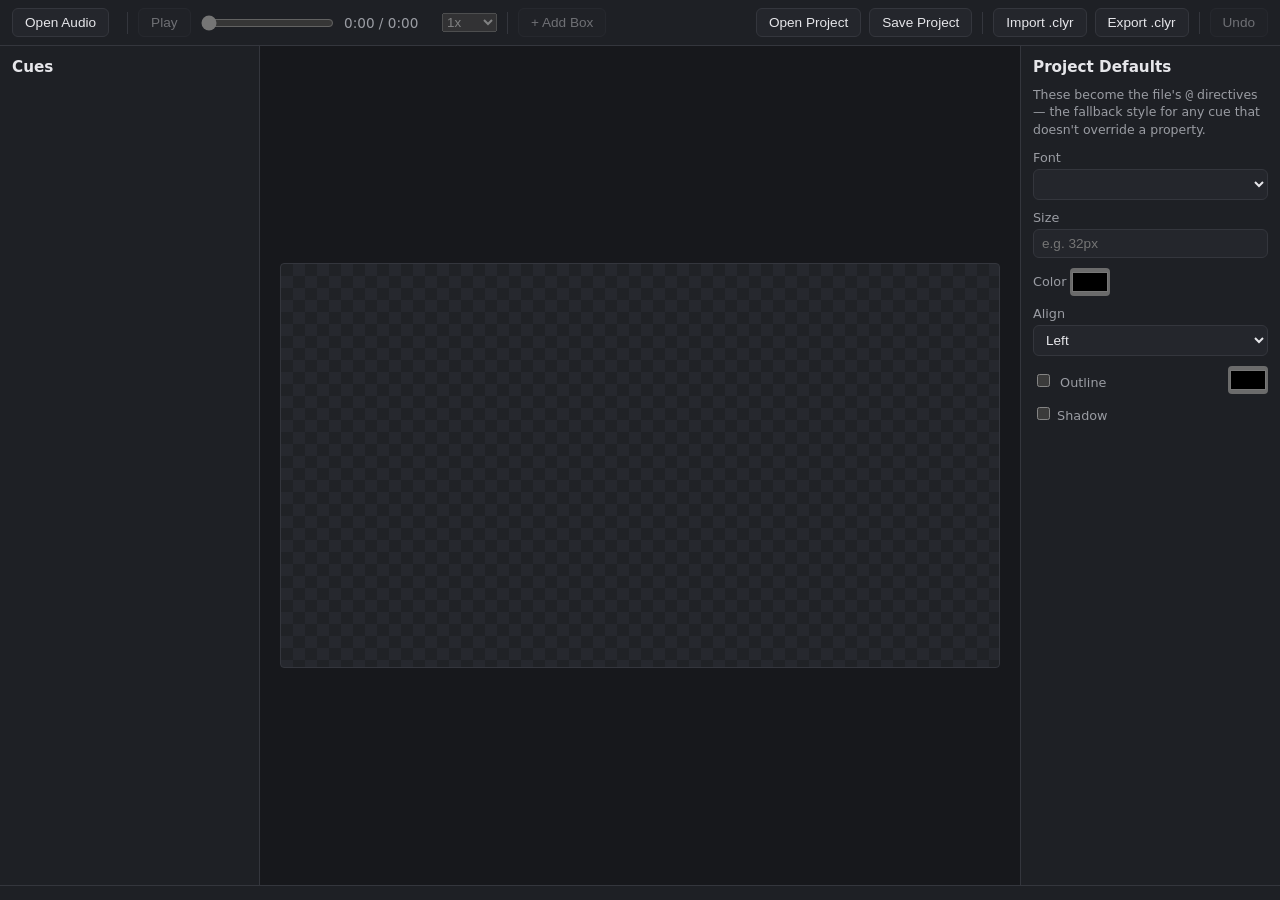
<file: index.html>
<!DOCTYPE html>
<html lang="en">
<head>
  <meta charset="UTF-8" />
  <meta name="viewport" content="width=device-width, initial-scale=1.0" />
  <title>Clyr Studio</title>
  <link rel="stylesheet" href="css/style.css" />
</head>
<body>
  <div id="app">
    <header id="transport-bar">
      <button id="open-audio-btn" type="button">Open Audio</button>
      <input type="file" id="audio-file-input" accept="audio/*" hidden />
      <span id="audio-filename" class="filename"></span>

      <span class="sep"></span>

      <button id="play-pause-btn" type="button" disabled>Play</button>
      <input type="range" id="seek-bar" min="0" max="1000" value="0" step="1" disabled />
      <span id="time-display">0:00 / 0:00</span>
      <select id="speed-select" disabled title="Playback speed">
        <option value="2">2x</option>
        <option value="1.5">1.5x</option>
        <option value="1" selected>1x</option>
        <option value="0.75">0.75x</option>
        <option value="0.5">0.5x</option>
        <option value="0.3">0.3x</option>
        <option value="0.25">0.25x</option>
        <option value="0.1">0.1x</option>
      </select>

      <span class="sep"></span>

      <button id="add-box-btn" type="button" disabled title="Captures the current playhead time as a new cue's start, and pauses playback">+ Add Box</button>

      <span class="spacer"></span>

      <button id="open-project-btn" type="button">Open Project</button>
      <button id="save-project-btn" type="button">Save Project</button>
      <span class="sep"></span>
      <button id="import-clyr-btn" type="button">Import .clyr</button>
      <input type="file" id="clyr-file-input" accept=".clyr,text/plain" hidden />
      <button id="export-clyr-btn" type="button">Export .clyr</button>
      <span class="sep"></span>
      <button id="undo-btn" type="button" disabled>Undo</button>
    </header>

    <div id="main-area">
      <aside id="layer-list-panel">
        <h2>Cues</h2>
        <div id="layer-list"></div>
      </aside>

      <div id="canvas-wrap">
        <div id="canvas"></div>
      </div>

      <aside id="inspector-panel">
        <!-- Shown when nothing is selected — edits the file-wide @
             defaults new boxes inherit from. -->
        <div id="defaults-form">
          <h2>Project Defaults</h2>
          <p class="hint">These become the file's <code>@</code> directives — the fallback style for any cue that doesn't override a property.</p>

          <label>Font
            <select id="def-font"></select>
          </label>
          <label>Size
            <input type="text" id="def-size" placeholder="e.g. 32px" />
          </label>
          <label>Color
            <input type="color" id="def-color" />
          </label>
          <label>Align
            <select id="def-align">
              <option value="left">Left</option>
              <option value="center">Center</option>
              <option value="right">Right</option>
            </select>
          </label>
          <div class="row">
            <label><input type="checkbox" id="def-outline" /> Outline</label>
            <input type="color" id="def-outline-color" />
          </div>
          <label><input type="checkbox" id="def-shadow" /> Shadow</label>
        </div>

        <!-- Shown when a cue is selected — edits that cue's sparse
             overrides only. Blank fields simply aren't written. -->
        <form id="inspector-form" hidden>
          <h2>Cue</h2>

          <label>Text
            <input type="text" id="insp-text" maxlength="500" />
          </label>

          <div class="row">
            <label>Start (s)
              <input type="number" id="insp-start" step="0.01" min="0" />
            </label>
            <button type="button" id="insp-capture-start">Set to playhead</button>
          </div>
          <div class="row">
            <label>End (s)
              <input type="number" id="insp-end" step="0.01" min="0" />
            </label>
            <button type="button" id="insp-capture-end">Set to playhead</button>
          </div>

          <label>Font
            <select id="insp-font"></select>
          </label>
          <label>Size
            <input type="text" id="insp-size" placeholder="inherit" />
          </label>
          <div class="row">
            <label><input type="checkbox" id="insp-color-override" /> Override color</label>
            <input type="color" id="insp-color" />
          </div>
          <div class="row">
            <label><input type="checkbox" id="insp-bold" /> Bold</label>
            <label><input type="checkbox" id="insp-italic" /> Italic</label>
          </div>
          <label>Align
            <select id="insp-align">
              <option value="">(inherit)</option>
              <option value="left">Left</option>
              <option value="center">Center</option>
              <option value="right">Right</option>
            </select>
          </label>
          <div class="row">
            <label>X %
              <input type="number" id="insp-pos-x" min="0" max="100" step="0.1" />
            </label>
            <label>Y %
              <input type="number" id="insp-pos-y" min="0" max="100" step="0.1" />
            </label>
          </div>
          <div class="row">
            <label><input type="checkbox" id="insp-outline" /> Outline</label>
            <input type="color" id="insp-outline-color" />
          </div>
          <label><input type="checkbox" id="insp-shadow" /> Shadow</label>

          <button type="button" id="insp-duplicate-btn">Duplicate</button>
          <button type="button" id="insp-delete-btn" class="danger">Delete Cue</button>
        </form>
      </aside>
    </div>

    <footer id="status-bar">
      <span id="status-message"></span>
    </footer>
  </div>

  <audio id="audio-player"></audio>

  <script src="js/clyr_format.js"></script>
  <script src="js/main.js"></script>
</body>
</html>
</file>
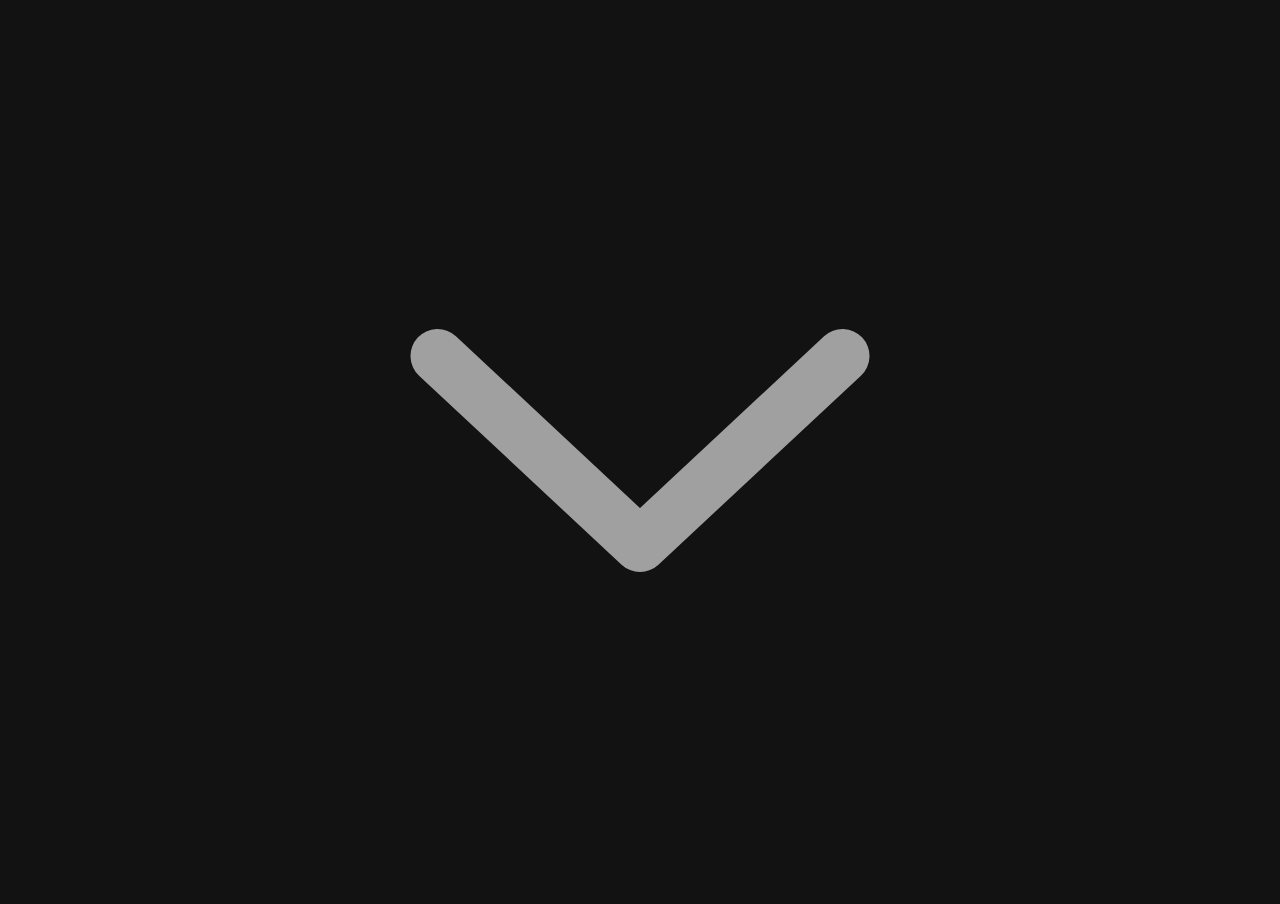
<file: bar_button.html>
<!DOCTYPE html>
<html lang="en">
<head>
  <meta charset="UTF-8" />
  <meta name="viewport" content="width=device-width, initial-scale=1.0" />
  <title>Overlay Toggle</title>
  <link id="theme-template" rel="stylesheet" href="css/templates/dark.css" />
  <link rel="stylesheet" href="css/bar_button.css" />
</head>
<body>
  <button id="toggle-btn" type="button" aria-label="Toggle media popup"></button>
  <script src="js/bar_button.js"></script>
</body>
</html>
</file>
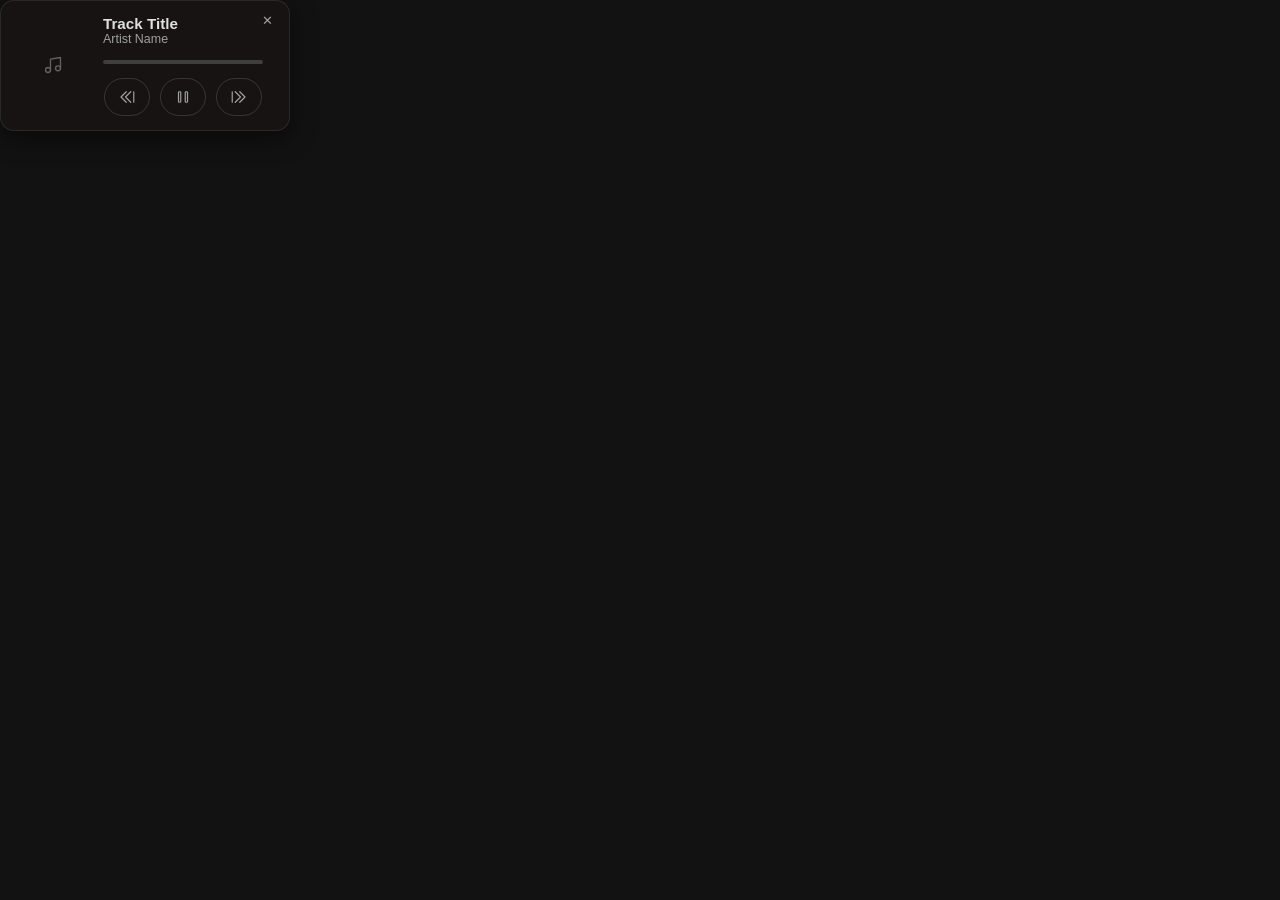
<file: popup.html>
<!DOCTYPE html>
<html lang="en">
<head>
  <meta charset="UTF-8" />
  <meta name="viewport" content="width=device-width, initial-scale=1.0" />
  <title>Overlay Popup</title>
  <link rel="stylesheet" href="css/popup.css" />
  <link id="theme-template" rel="stylesheet" href="css/templates/dark.css" />
</head>
<body>

  <div id="popup-box">
    <div class="popup-top-row">
      <div id="album-art" role="img" aria-label="Album art"></div>
      <div class="info-wrapper">
        <div id="track-info">
          <p id="track-title">Track Title</p>
          <p id="track-artist">Artist Name</p>
        </div>
        <div class="progress-bar-container">
          <div id="progress-bar"></div>
        </div>
        <div id="transport-controls">
          <button class="transport-btn" id="prev-btn" type="button" title="Previous">
            <svg viewBox="0 0 24 24" fill="none" stroke="currentColor" stroke-width="1.6" stroke-linecap="round" stroke-linejoin="round" aria-hidden="true"><line x1="21" y1="5" x2="21" y2="19"/><polyline points="17,5 10,12 17,19"/><polyline points="11,5 4,12 11,19"/></svg>
          </button>
          <button class="transport-btn" id="play-pause-btn" type="button" title="Play/Pause">
            <svg viewBox="0 0 24 24" fill="none" stroke="currentColor" stroke-width="1.6" stroke-linecap="round" stroke-linejoin="round" aria-hidden="true"><rect x="6" y="5" width="3" height="14" rx="1"/><rect x="15" y="5" width="3" height="14" rx="1"/></svg>
          </button>
          <button class="transport-btn" id="next-btn" type="button" title="Next">
            <svg viewBox="0 0 24 24" fill="none" stroke="currentColor" stroke-width="1.6" stroke-linecap="round" stroke-linejoin="round" aria-hidden="true"><line x1="3" y1="5" x2="3" y2="19"/><polyline points="7,5 14,12 7,19"/><polyline points="13,5 20,12 13,19"/></svg>
          </button>
        </div>
      </div>
    </div>
    <!-- Fixed 5-line window: current line centered, 2 before/2 after.
         Lines are created once here and only have textContent swapped —
         no scrolling, no DOM churn, kept cheap for game-overlay use.
         Only shown when Settings > Lyrics > Display is "Popup". -->
    <div id="lyrics-panel" class="hidden">
      <p class="lyrics-line"></p>
      <p class="lyrics-line"></p>
      <p class="lyrics-line current"></p>
      <p class="lyrics-line"></p>
      <p class="lyrics-line"></p>
    </div>
    <button id="close-popup-btn" type="button" aria-label="Close">&#x2715;</button>
  </div>

  <script src="js/popup.js"></script>
</body>
</html>
</file>
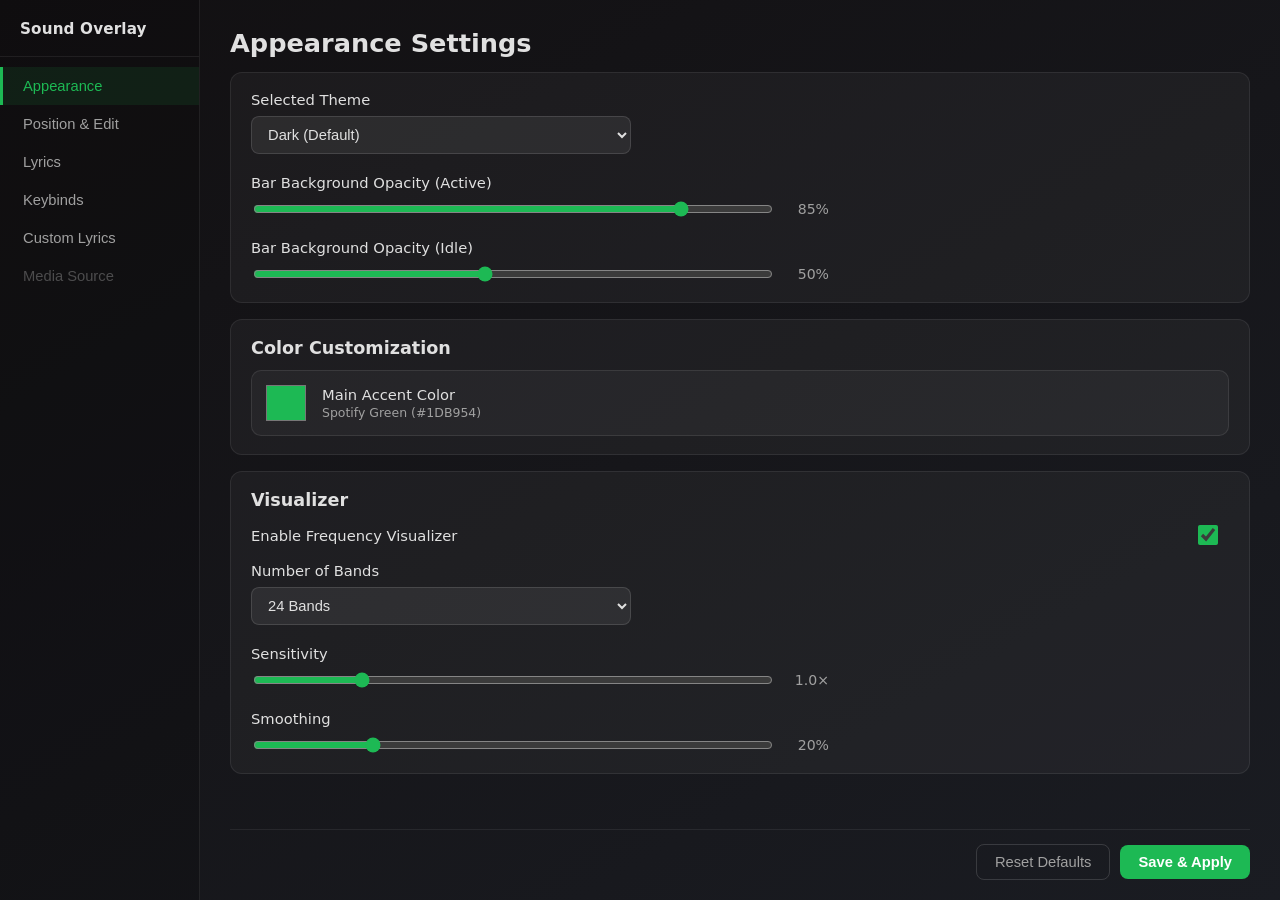
<file: settings.html>
<!DOCTYPE html>
<html lang="en">
<head>
  <meta charset="UTF-8" />
  <meta name="viewport" content="width=device-width, initial-scale=1.0" />
  <title>Sound Overlay Settings</title>
  <link id="theme-template" rel="stylesheet" href="css/templates/dark.css" />
  <link rel="stylesheet" href="css/settings.css" />
</head>
<body>
  <div id="settings-app">

    <!-- Left navigation -->
    <aside id="settings-nav">
      <div id="app-brand">Sound Overlay</div>
      <button class="nav-tab active" data-tab="appearance"  type="button">Appearance</button>
      <button class="nav-tab"        data-tab="position"    type="button">Position &amp; Edit</button>
      <button class="nav-tab"        data-tab="lyrics"      type="button">Lyrics</button>
      <button class="nav-tab"        data-tab="keybinds"    type="button">Keybinds</button>
      <button class="nav-tab"        data-tab="customlyrics" type="button">Custom Lyrics</button>
      <button class="nav-tab placeholder" data-tab="media"  type="button">Media Source</button>
    </aside>

    <!-- Main content -->
    <main id="settings-main">

      <!-- ── Appearance ──────────────────────────────── -->
      <section id="view-appearance" class="settings-tab-view active">
        <h1>Appearance Settings</h1>

        <div class="settings-card">
          <div class="control-group">
            <label for="theme-select">Selected Theme</label>
            <select id="theme-select" class="control-select">
              <option value="dark">Dark (Default)</option>
              <option value="light">Light</option>
            </select>
          </div>

          <div class="control-group">
            <label for="active-opacity">Bar Background Opacity (Active)</label>
            <div class="range-row">
              <input type="range" id="active-opacity" class="control-range" min="10" max="100" value="85" />
              <span class="range-value" id="active-opacity-value">85%</span>
            </div>
          </div>

          <div class="control-group no-gap">
            <label for="idle-opacity">Bar Background Opacity (Idle)</label>
            <div class="range-row">
              <input type="range" id="idle-opacity" class="control-range" min="10" max="100" value="50" />
              <span class="range-value" id="idle-opacity-value">50%</span>
            </div>
          </div>
        </div>

        <div class="settings-card">
          <div class="control-group no-gap">
            <h2>Color Customization</h2>
            <div class="accent-row">
              <input type="color" id="accent-color-picker" value="#1DB954" />
              <div>
                <p class="accent-name">Main Accent Color</p>
                <p class="accent-hex" id="accent-hex-label">Spotify Green (#1DB954)</p>
              </div>
            </div>
          </div>
        </div>

        <div class="settings-card">
          <div class="control-group no-gap">
            <h2>Visualizer</h2>
            <div class="switch-row" style="margin-bottom:14px">
              <label for="visualizer-enabled">Enable Frequency Visualizer</label>
              <input type="checkbox" id="visualizer-enabled" class="toggle-checkbox" checked />
            </div>
            <div class="control-group">
              <label for="visualizer-bands">Number of Bands</label>
              <select id="visualizer-bands" class="control-select">
                <option value="8">8 Bands</option>
                <option value="12">12 Bands</option>
                <option value="16">16 Bands</option>
                <option value="24" selected>24 Bands</option>
              </select>
            </div>
            <div class="control-group">
              <label for="visualizer-gain">Sensitivity</label>
              <div class="range-row">
                <input type="range" id="visualizer-gain" class="control-range" min="0.5" max="3.0" step="0.1" value="1.0" />
                <span class="range-value" id="visualizer-gain-value">1.0×</span>
              </div>
            </div>
            <div class="control-group no-gap">
              <label for="visualizer-smoothing">Smoothing</label>
              <div class="range-row">
                <input type="range" id="visualizer-smoothing" class="control-range" min="0" max="0.9" step="0.05" value="0.20" />
                <span class="range-value" id="visualizer-smoothing-value">20%</span>
              </div>
            </div>
          </div>
        </div>
      </section>

      <!-- ── Position & Edit ─────────────────────────── -->
      <section id="view-position" class="settings-tab-view">
        <h1>Position &amp; Edit</h1>

        <div class="settings-card">
          <div class="control-group no-gap">
            <div class="switch-row">
              <label for="edit-mode-toggle">Enable Edit Mode (Drag to Position)</label>
              <input type="checkbox" id="edit-mode-toggle" class="toggle-checkbox" />
            </div>
            <p class="helper-text">When enabled, the bar can be dragged to any screen position. Save &amp; Apply to persist.</p>
          </div>
        </div>

        <div class="settings-card">
          <div class="control-group no-gap">
            <h2>Popup Offset</h2>
            <p class="helper-text">Adjusts where the popup appears relative to the bar.</p>
            <div class="double-range">
              <div>
                <label for="offset-x">Horizontal Offset</label>
                <input type="range" id="offset-x" class="control-range" min="0" max="80" value="0" />
              </div>
              <div>
                <label for="offset-y">Vertical Offset</label>
                <input type="range" id="offset-y" class="control-range" min="0" max="80" value="0" />
              </div>
            </div>
          </div>
        </div>
      </section>

      <!-- ── Lyrics ──────────────────────────────────── -->
      <section id="view-lyrics" class="settings-tab-view">
        <h1>Lyrics</h1>

        <div class="settings-card">
          <div class="control-group no-gap">
            <div class="switch-row">
              <label for="lyrics-enabled-toggle">Enable Synced Lyrics</label>
              <input type="checkbox" id="lyrics-enabled-toggle" class="toggle-checkbox" />
            </div>
            <p class="helper-text">
              Looks up time-synced lyrics for the current track by title and
              artist using <strong>lrclib.net</strong>, a free, open lyrics
              database. This is the only feature in the app that uses the
              network. Lyrics only appear when a synced version exists for
              the track — unsynced-only matches are skipped.
            </p>
          </div>
        </div>

        <div class="settings-card">
          <div class="control-group no-gap">
            <label for="lyrics-display-mode">Display</label>
            <select id="lyrics-display-mode" class="control-select">
              <option value="popup">Popup (below the bar)</option>
              <option value="bar">In the Bar (under the visualizer)</option>
            </select>
            <p class="helper-text">
              "In the Bar" shows just the current line directly under the
              frequency visualizer, for a glance without opening the popup.
              It works alongside the visualizer — turning one on doesn't
              affect the other.
            </p>
          </div>
        </div>

        <div class="settings-card">
          <div class="control-group no-gap">
            <h2>Cache</h2>
            <p class="helper-text">Fetched lyrics are cached on disk so replaying a track doesn't re-query the network.</p>
            <div class="actions-row" style="border-top:none;padding-top:0">
              <span id="lyrics-cache-status" aria-live="polite"></span>
              <button id="clear-lyrics-cache-btn" class="btn-ghost" type="button">Clear Lyrics Cache</button>
            </div>
          </div>
        </div>
      </section>

      <!-- ── Keybinds ─────────────────────────────────── -->
      <section id="view-keybinds" class="settings-tab-view">
        <h1>Keybinds</h1>

        <div class="settings-card">
          <p class="helper-text">
            All keybinds are disabled until you record a combo and enable
            the row below, then Save &amp; Apply. Saving attempts to
            register each enabled combo right then — Windows only reports
            whether a combo is already taken by trying to claim it, so
            that's when a conflict (shown here as "already in use") would
            surface, not before. Games that read keys directly rather than
            through Windows' own hotkey system won't show up as a conflict
            even if the same key does double duty there — worth picking
            combos you're not already using in whatever you play.
          </p>
        </div>

        <div class="settings-card">
          <div class="shortcut-row" data-action="playPause">
            <label for="shortcut-playPause-enabled">Play / Pause</label>
            <button type="button" class="shortcut-recorder" id="shortcut-playPause-combo">Click to record</button>
            <input type="checkbox" class="toggle-checkbox" id="shortcut-playPause-enabled" />
          </div>
          <div class="shortcut-row" data-action="next">
            <label for="shortcut-next-enabled">Next Track</label>
            <button type="button" class="shortcut-recorder" id="shortcut-next-combo">Click to record</button>
            <input type="checkbox" class="toggle-checkbox" id="shortcut-next-enabled" />
          </div>
          <div class="shortcut-row" data-action="prev">
            <label for="shortcut-prev-enabled">Previous Track</label>
            <button type="button" class="shortcut-recorder" id="shortcut-prev-combo">Click to record</button>
            <input type="checkbox" class="toggle-checkbox" id="shortcut-prev-enabled" />
          </div>
          <div class="shortcut-row" data-action="togglePopup">
            <label for="shortcut-togglePopup-enabled">Open / Close Popup</label>
            <button type="button" class="shortcut-recorder" id="shortcut-togglePopup-combo">Click to record</button>
            <input type="checkbox" class="toggle-checkbox" id="shortcut-togglePopup-enabled" />
          </div>
          <div class="shortcut-row no-border" data-action="hideBar">
            <label for="shortcut-hideBar-enabled">Hide Music Bar</label>
            <button type="button" class="shortcut-recorder" id="shortcut-hideBar-combo">Click to record</button>
            <input type="checkbox" class="toggle-checkbox" id="shortcut-hideBar-enabled" />
          </div>
          <div class="control-group no-gap" style="padding-left:2px">
            <div class="switch-row">
              <label for="hide-bar-keeps-lyrics">Keep showing the current lyric line when hidden</label>
              <input type="checkbox" class="toggle-checkbox" id="hide-bar-keeps-lyrics" />
            </div>
            <p class="helper-text">Only applies when Lyrics &gt; Display is "In the Bar" and a line is currently showing — otherwise this shortcut just hides the bar normally.</p>
          </div>
        </div>

        <div class="settings-card">
          <div class="shortcut-row" data-action="toggleVisualizer">
            <label for="shortcut-toggleVisualizer-enabled">Toggle Visualizer</label>
            <button type="button" class="shortcut-recorder" id="shortcut-toggleVisualizer-combo">Click to record</button>
            <input type="checkbox" class="toggle-checkbox" id="shortcut-toggleVisualizer-enabled" />
          </div>
          <div class="shortcut-row no-border" data-action="openSettings">
            <label for="shortcut-openSettings-enabled">Open Settings</label>
            <button type="button" class="shortcut-recorder" id="shortcut-openSettings-combo">Click to record</button>
            <input type="checkbox" class="toggle-checkbox" id="shortcut-openSettings-enabled" />
          </div>
        </div>
      </section>

      <!-- ── Custom Lyrics ──────────────────────────── -->
      <section id="view-customlyrics" class="settings-tab-view">
        <h1>Custom Lyrics</h1>

        <div class="settings-card">
          <div class="control-group no-gap">
            <div class="switch-row">
              <label for="custom-lyrics-enabled-toggle">Enable Custom Lyrics</label>
              <input type="checkbox" id="custom-lyrics-enabled-toggle" class="toggle-checkbox" />
            </div>
            <p class="helper-text">
              Shows your own uploaded <strong>.clyr</strong> lyric files as a
              full-screen, click-through overlay with per-line font, size,
              color, and position. Independent of the regular Lyrics tab —
              if the playing track matches an enabled entry below, this
              replaces the regular synced lyrics for that track only.
            </p>
          </div>
        </div>

        <div class="settings-card">
          <div class="control-group no-gap">
            <h2>Add a Song</h2>
            <div class="control-group">
              <label for="custom-lyrics-title">Song Title</label>
              <input type="text" id="custom-lyrics-title" class="control-select" placeholder="e.g. Never Gonna Give You Up" />
            </div>
            <div class="control-group">
              <label for="custom-lyrics-artist">Artist</label>
              <input type="text" id="custom-lyrics-artist" class="control-select" placeholder="e.g. Rick Astley" />
            </div>
            <div class="switch-row" style="margin-bottom:14px">
              <label for="custom-lyrics-case-sensitive">Case sensitive match</label>
              <input type="checkbox" id="custom-lyrics-case-sensitive" class="toggle-checkbox" />
            </div>
            <div class="control-group no-gap">
              <label for="custom-lyrics-file">.clyr File</label>
              <input type="file" id="custom-lyrics-file" accept=".clyr,text/plain" />
            </div>
            <div class="actions-row" style="border-top:none;padding-top:14px">
              <span id="custom-lyrics-add-status" aria-live="polite"></span>
              <button id="custom-lyrics-add-btn" class="btn-primary" type="button">Add</button>
            </div>
          </div>
        </div>

        <div class="settings-card">
          <div class="control-group no-gap">
            <h2>Library</h2>
            <p class="helper-text" id="custom-lyrics-empty">No custom lyrics added yet.</p>
            <div id="custom-lyrics-list"></div>
          </div>
        </div>
      </section>

      <!-- ── Media Source (placeholder) ─────────────── -->
      <section id="view-media" class="settings-tab-view">
        <h1>Media Source</h1>
        <div class="settings-card">
          <p class="helper-text">Media source selection will be enabled after Windows media backend integration. This section is a placeholder.</p>
        </div>
      </section>

      <!-- ── Actions row (always visible) ──────────── -->
      <div class="actions-row">
        <span id="save-status" aria-live="polite"></span>
        <button id="reset-btn"  class="btn-ghost" type="button">Reset Defaults</button>
        <button id="save-btn"   class="btn-primary" type="button">Save &amp; Apply</button>
      </div>
    </main>
  </div>

  <script src="js/settings.js"></script>
</body>
</html>
</file>
<file: css/style.css>
:root {
  color-scheme: dark;
  --bg: #17181c;
  --panel-bg: #1e2025;
  --card-bg: #24262c;
  --border: #34363d;
  --text: #e6e6ea;
  --text-muted: #9a9ca3;
  --accent: #5b8cff;
  --danger: #ff6060;
}

* { box-sizing: border-box; }

html, body {
  margin: 0;
  padding: 0;
  height: 100%;
  font-family: 'Segoe UI', system-ui, sans-serif;
  background: var(--bg);
  color: var(--text);
  overflow: hidden;
}

#app {
  display: flex;
  flex-direction: column;
  height: 100%;
}

/* ── Transport bar ───────────────────────────────────────── */
#transport-bar {
  display: flex;
  align-items: center;
  gap: 8px;
  padding: 8px 12px;
  background: var(--panel-bg);
  border-bottom: 1px solid var(--border);
  flex-shrink: 0;
}

.sep {
  width: 1px;
  height: 22px;
  background: var(--border);
  margin: 0 2px;
}

.spacer { flex: 1; }

.filename {
  color: var(--text-muted);
  font-size: 0.85rem;
  max-width: 180px;
  overflow: hidden;
  text-overflow: ellipsis;
  white-space: nowrap;
}

#seek-bar {
  flex: 1;
  max-width: 420px;
  accent-color: var(--accent);
}

#time-display {
  font-variant-numeric: tabular-nums;
  font-size: 0.85rem;
  color: var(--text-muted);
  min-width: 90px;
}

button {
  background: var(--card-bg);
  color: var(--text);
  border: 1px solid var(--border);
  border-radius: 6px;
  padding: 6px 12px;
  font-size: 0.85rem;
  cursor: pointer;
}
button:hover:not(:disabled) { border-color: var(--accent); }
button:disabled { opacity: 0.4; cursor: default; }
button.danger { border-color: var(--danger); color: var(--danger); }
button.danger:hover { background: var(--danger); color: #fff; }

/* ── Main 3-column area ──────────────────────────────────── */
#main-area {
  flex: 1;
  display: flex;
  min-height: 0;
}

#layer-list-panel, #inspector-panel {
  width: 260px;
  flex-shrink: 0;
  background: var(--panel-bg);
  padding: 12px;
  overflow-y: auto;
}
#layer-list-panel { border-right: 1px solid var(--border); }
#inspector-panel { border-left: 1px solid var(--border); }

#inspector-panel h2, #layer-list-panel h2 {
  margin: 0 0 10px;
  font-size: 0.95rem;
}

.hint {
  font-size: 0.78rem;
  color: var(--text-muted);
  line-height: 1.4;
  margin: 0 0 12px;
}

#inspector-panel label {
  display: block;
  font-size: 0.8rem;
  color: var(--text-muted);
  margin-bottom: 10px;
}

#inspector-panel input[type="text"],
#inspector-panel input[type="number"],
#inspector-panel select {
  width: 100%;
  margin-top: 4px;
  padding: 6px 8px;
  background: var(--card-bg);
  color: var(--text);
  border: 1px solid var(--border);
  border-radius: 6px;
  font-size: 0.85rem;
}

#inspector-panel input[type="color"] {
  width: 40px;
  height: 28px;
  padding: 0;
  border: none;
  border-radius: 4px;
  cursor: pointer;
  vertical-align: middle;
}

#inspector-panel .row {
  display: flex;
  align-items: center;
  gap: 10px;
  margin-bottom: 10px;
}
#inspector-panel .row label { margin-bottom: 0; flex: 1; }
#inspector-panel .row input[type="checkbox"] { margin-right: 6px; }

#insp-duplicate-btn, #insp-delete-btn { width: 100%; margin-top: 10px; }

/* ── Layer list ──────────────────────────────────────────── */
.layer-row {
  padding: 7px 8px;
  border-radius: 6px;
  font-size: 0.8rem;
  cursor: pointer;
  border: 1px solid transparent;
  margin-bottom: 3px;
  color: var(--text-muted);
}
.layer-row:hover { background: var(--card-bg); }
.layer-row.selected { border-color: var(--accent); color: var(--text); background: var(--card-bg); }
.layer-row.active-now { color: var(--accent); }
.layer-row .layer-time { font-variant-numeric: tabular-nums; opacity: 0.75; margin-right: 6px; }

/* ── Canvas ──────────────────────────────────────────────── */
#canvas-wrap {
  flex: 1;
  display: flex;
  align-items: center;
  justify-content: center;
  padding: 20px;
  min-width: 0;
  overflow: auto;
}

#canvas {
  position: relative;
  width: min(100%, 960px);
  aspect-ratio: 16 / 9;
  background:
    repeating-conic-gradient(#26282e 0% 25%, #202226 0% 50%) 0 0 / 24px 24px;
  border: 1px solid var(--border);
  border-radius: 4px;
  overflow: hidden;
}

.box {
  position: absolute;
  transform: translate(-50%, -50%);
  max-width: 90%;
  white-space: pre-wrap;
  text-align: center;
  line-height: 1.3;
  cursor: move;
  user-select: none;
  padding: 2px 4px;
  border-radius: 3px;
  outline: 1px dashed transparent;
}
.box:hover { outline-color: rgba(255,255,255,0.35); }
.box.selected { outline: 2px solid var(--accent); outline-offset: 2px; }
.box.shadow-fx { text-shadow: 0 2px 6px rgba(0,0,0,0.65), 0 0 2px rgba(0,0,0,0.5); }
/* Double-click enters inline text editing — swap the drag affordance for
   a normal text-editing one and allow real selection/cursor placement. */
.box[contenteditable="true"] {
  cursor: text;
  user-select: text;
  outline: 2px solid var(--accent);
  outline-offset: 2px;
}

/* ── Status bar ──────────────────────────────────────────── */
#status-bar {
  flex-shrink: 0;
  padding: 5px 12px;
  font-size: 0.78rem;
  color: var(--text-muted);
  background: var(--panel-bg);
  border-top: 1px solid var(--border);
  min-height: 1.2em;
}
</file>
<file: css/templates/dark.css>
/* =========================================================
   DARK THEME
   To create a new theme: copy this file, change the :root
   values only, and add it to the theme selector in settings.
   ========================================================= */

:root {
  /* Lets native controls (select dropdown popups, etc.) render themselves
     in the matching dark chrome instead of defaulting to the OS's own
     light rendering, which otherwise ignores our own CSS entirely. */
  color-scheme: dark;

  --bg-color-rgb:        25, 20, 20;
  --bg-color:            rgba(var(--bg-color-rgb), 0.88);
  --bg-color-solid:      rgb(var(--bg-color-rgb));
  --text-color:          #e0e0e0;
  --text-color-muted:    #a0a0a0;
  --accent-color:        #1DB954;
  --shadow-color:        rgba(0, 0, 0, 0.55);
  --bar-active-opacity:  0.88;
  --bar-idle-opacity:    0.50;
  --popup-bg-opacity:    0.88;

  /* Settings window chrome variables */
  --settings-bg-start:       rgba(18, 16, 18, 0.98);
  --settings-bg-end:         rgba(26, 28, 34, 0.97);
  --ui-nav-bg:               rgba(0, 0, 0, 0.18);
  --ui-nav-border:           rgba(255, 255, 255, 0.07);
  --ui-card-border:          rgba(255, 255, 255, 0.08);
  --ui-card-bg:              rgba(255, 255, 255, 0.04);
  --ui-input-border:         rgba(255, 255, 255, 0.12);
  --ui-input-bg:             rgba(255, 255, 255, 0.07);
  --ui-hover-bg:             rgba(255, 255, 255, 0.06);
  --ui-accent-surface:       rgba(29, 185, 84, 0.10);
  --ui-accent-row-border:    rgba(255, 255, 255, 0.09);
  --ui-accent-row-bg:        rgba(255, 255, 255, 0.04);
  --ui-actions-border:       rgba(255, 255, 255, 0.07);
  --ui-btn-ghost-border:        rgba(255, 255, 255, 0.14);
  --ui-btn-ghost-hover-border:  rgba(255, 255, 255, 0.28);
  --ui-scrollbar-track:         rgba(255, 255, 255, 0.04);
  --ui-scrollbar-thumb:         rgba(255, 255, 255, 0.16);
  --ui-scrollbar-thumb-hover:   rgba(255, 255, 255, 0.30);
}

body {
  color: var(--text-color);
}

/* Bar */
#main-bar {
  background-color: rgba(var(--bg-color-rgb), var(--bar-active-opacity));
  backdrop-filter: blur(12px);
  -webkit-backdrop-filter: blur(12px);
  box-shadow: 0 4px 18px var(--shadow-color);
}

#main-bar.idle {
  background-color: rgba(var(--bg-color-rgb), var(--bar-idle-opacity));
}

/* Edit mode: accent-colored outline so the user knows dragging is active */
body.edit-mode #main-bar {
  box-shadow: 0 4px 18px var(--shadow-color), 0 0 0 1.5px var(--accent-color);
}

.idle-text {
  color: var(--text-color-muted);
}

#animated-line .bar {
  background-color: var(--accent-color);
}

#track-time {
  color: var(--text-color-muted);
}

/* Bar-mode lyrics — no background of its own, it's a child of #main-bar
   and inherits that element's background/blur/shadow automatically. */
#bar-lyric-line {
  color: var(--text-color-muted);
}

/* Popup */
#popup-box {
  background-color: rgba(var(--bg-color-rgb), var(--popup-bg-opacity));
  backdrop-filter: blur(12px);
  -webkit-backdrop-filter: blur(12px);
  box-shadow: 0 6px 24px var(--shadow-color);
  border: 1px solid rgba(255, 255, 255, 0.09);
}

#track-title {
  color: var(--text-color);
}

#track-artist {
  color: var(--text-color-muted);
}

.progress-bar-container {
  background-color: rgba(255, 255, 255, 0.18);
}

#progress-bar {
  background-color: var(--accent-color);
}

.transport-btn {
  color: var(--text-color-muted);
  border-color: rgba(255, 255, 255, 0.14);
}

.transport-btn:hover {
  color: var(--accent-color);
  border-color: var(--accent-color);
}

#close-popup-btn {
  color: var(--text-color-muted);
}

#close-popup-btn:hover {
  color: var(--text-color);
}
</file>
<file: css/bar_button.css>
html, body {
  margin: 0;
  padding: 0;
  width: 100%;
  height: 100%;
  background: transparent;
  overflow: hidden;
}

/*
  The button fills the entire tiny window.
  The triangle shape is rendered via mask-image so the
  background shows through only the triangle area —
  the rest of the window stays transparent/click-through.
*/
#toggle-btn {
  width: 100%;
  height: 100%;
  border: none;
  background: var(--text-color-muted, #a0a0a0);
  cursor: pointer;
  padding: 0;

  /* Chevron V — rotates 180° to become ∧ when popup is open */
  -webkit-mask-image: url("data:image/svg+xml;utf8,<svg xmlns='http://www.w3.org/2000/svg' viewBox='0 0 100 100'><polyline points='20,36 50,64 80,36' fill='none' stroke='white' stroke-width='8' stroke-linecap='round' stroke-linejoin='round'/></svg>");
  mask-image: url("data:image/svg+xml;utf8,<svg xmlns='http://www.w3.org/2000/svg' viewBox='0 0 100 100'><polyline points='20,36 50,64 80,36' fill='none' stroke='white' stroke-width='8' stroke-linecap='round' stroke-linejoin='round'/></svg>");
  -webkit-mask-size: 75% 75%;
  mask-size: 75% 75%;
  -webkit-mask-repeat: no-repeat;
  mask-repeat: no-repeat;
  -webkit-mask-position: center;
  mask-position: center;

  transition: background 0.15s ease, transform 0.28s cubic-bezier(0.4, 0, 0.2, 1);
}

#toggle-btn:hover {
  background: var(--accent-color, #1DB954);
}

#toggle-btn:active {
  background: var(--text-color, #e0e0e0);
}

/* Flip to ∧ when popup is open */
#toggle-btn.is-open {
  transform: rotate(180deg);
}
</file>
<file: css/popup.css>
/* =========================================================
   POPUP WINDOW — its own small always-on-top OS window (see
   open_popup_window in src/main.rs). Runtime-themed values
   (--accent-color, --popup-bg-opacity) are applied by js/popup.js,
   since this window has its own isolated document/DOM.
   ========================================================= */

:root {
  font-family: 'Inter', 'Segoe UI', sans-serif;
  --popup-bg-opacity: 0.85;
  --accent-color: #1DB954;
}

html, body {
  margin: 0;
  padding: 0;
  width: 100%;
  height: 100%;
  overflow: hidden;
  background: transparent;
  user-select: none;
}

#popup-box {
  position: relative;
  width: 290px;
  border-radius: 14px;
  padding: 14px;
  box-sizing: border-box;

  display: flex;
  flex-direction: column;
}

.popup-top-row {
  display: flex;
  align-items: center;
  gap: 0;
}

#album-art {
  width: 76px;
  height: 76px;
  border-radius: 8px;
  flex-shrink: 0;
  background-size: cover;
  background-position: center;
  display: flex;
  align-items: center;
  justify-content: center;
}

/* Placeholder icon — shown until real album art loads (some sources
   don't expose SMTC thumbnails at all, so this is the common case, not
   an edge case). Rendered as a mask so it inherits theme color. */
#album-art::before {
  content: '';
  width: 34px;
  height: 34px;
  background-color: var(--text-color-muted, #a0a0a0);
  opacity: 0.55;
  -webkit-mask: url("data:image/svg+xml;utf8,<svg xmlns='http://www.w3.org/2000/svg' viewBox='0 0 24 24' fill='none' stroke='white' stroke-width='1.6' stroke-linecap='round' stroke-linejoin='round'><path d='M9 18V5l12-2v13'/><circle cx='6' cy='18' r='3'/><circle cx='18' cy='16' r='3'/></svg>") center/60% no-repeat;
  mask: url("data:image/svg+xml;utf8,<svg xmlns='http://www.w3.org/2000/svg' viewBox='0 0 24 24' fill='none' stroke='white' stroke-width='1.6' stroke-linecap='round' stroke-linejoin='round'><path d='M9 18V5l12-2v13'/><circle cx='6' cy='18' r='3'/><circle cx='18' cy='16' r='3'/></svg>") center/60% no-repeat;
  transition: opacity 0.15s ease;
}

#album-art.has-art::before {
  opacity: 0;
}

.info-wrapper {
  flex: 1;
  padding: 0 12px;
  overflow: hidden;
  min-width: 0;
}

#track-info p {
  margin: 0;
  white-space: nowrap;
  overflow: hidden;
  text-overflow: ellipsis;
}

#track-title  { font-weight: 600; font-size: 0.95rem; }
#track-artist { font-size: 0.78rem; margin-top: 3px; }

.progress-bar-container {
  width: 100%;
  height: 4px;
  border-radius: 2px;
  margin-top: 14px;
  overflow: hidden;
}

#progress-bar {
  height: 100%;
  width: 0%;
  border-radius: 2px;
  transition: width 0.25s linear;
}

#transport-controls {
  display: flex;
  justify-content: center;
  align-items: center;
  gap: 10px;
  margin-top: 14px;
}

.transport-btn {
  border-radius: 999px;
  border: 1px solid transparent;
  background: transparent;
  font-size: 0.80rem;
  min-width: 46px;
  height: 38px;
  cursor: pointer;
  transition: color 0.15s, border-color 0.15s;
  display: inline-flex;
  align-items: center;
  justify-content: center;
}

.transport-btn svg {
  width: 18px;
  height: 18px;
}

/* ── Lyrics panel ───────────────────────────────────────── */
#lyrics-panel {
  display: flex;
  flex-direction: column;
  gap: 2px;
  margin-top: 12px;
  text-align: center;
}

#lyrics-panel.hidden {
  display: none;
}

.lyrics-line {
  margin: 0;
  font-size: 0.78rem;
  line-height: 1.3;
  white-space: nowrap;
  overflow: hidden;
  text-overflow: ellipsis;
  color: var(--text-color-muted);
  opacity: 0.55;
  transition: opacity 0.15s ease, color 0.15s ease;
}

.lyrics-line.current {
  color: var(--text-color);
  opacity: 1;
  font-weight: 600;
}

#close-popup-btn {
  position: absolute;
  top: 10px;
  right: 10px;
  background: none;
  border: none;
  font-size: 0.80rem;
  cursor: pointer;
  padding: 4px 6px;
  line-height: 1;
}
</file>
<file: css/settings.css>
/* =========================================================
   SETTINGS WINDOW STYLES
   Uses CSS variables from the active theme template.
   ========================================================= */

*, *::before, *::after { box-sizing: border-box; }

html, body {
  margin: 0;
  padding: 0;
  height: 100%;
  overflow: hidden;
  font-family: 'Segoe UI', 'Inter', system-ui, sans-serif;
  color: var(--text-color, #e0e0e0);
  background: linear-gradient(150deg,
    var(--settings-bg-start) 0%,
    var(--settings-bg-end)   100%);
}

/* ── Two-column shell ─────────────────────────────────────── */
#settings-app {
  display: flex;
  height: 100%;
}

/* ── Left nav ────────────────────────────────────────────── */
#settings-nav {
  width: 200px;
  flex-shrink: 0;
  display: flex;
  flex-direction: column;
  padding: 16px 0 16px;
  border-right: 1px solid var(--ui-nav-border);
  background: var(--ui-nav-bg);
}

#app-brand {
  padding: 4px 20px 18px;
  font-size: 0.95rem;
  font-weight: 600;
  color: var(--text-color, #e0e0e0);
  border-bottom: 1px solid var(--ui-nav-border);
  margin-bottom: 10px;
  letter-spacing: 0.01em;
}

.nav-tab {
  display: block;
  width: 100%;
  border: none;
  border-radius: 0;
  background: transparent;
  color: var(--text-color-muted, #a0a0a0);
  text-align: left;
  padding: 11px 20px;
  font-size: 0.92rem;
  cursor: pointer;
  transition: background 0.15s, color 0.15s;
  /* Active indicator lives as a left border */
  border-left: 3px solid transparent;
}

.nav-tab:hover:not(.placeholder) {
  background: var(--ui-hover-bg);
  color: var(--text-color, #e0e0e0);
}

.nav-tab.active {
  color: var(--accent-color, #1DB954);
  background: var(--ui-accent-surface);
  border-left-color: var(--accent-color, #1DB954);
}

.nav-tab.placeholder {
  opacity: 0.42;
  cursor: default;
}

/* ── Main content ────────────────────────────────────────── */
#settings-main {
  flex: 1;
  display: flex;
  flex-direction: column;
  padding: 28px 30px 0;
  overflow: hidden;
  min-width: 0;
}

.settings-tab-view {
  display: none;
  flex: 1;
  min-height: 0;
}

.settings-tab-view.active {
  display: flex;
  flex-direction: column;
  overflow-y: auto;
  padding-bottom: 8px;
}

/* ── Scrollbar ───────────────────────────────────────────── */
.settings-tab-view::-webkit-scrollbar {
  width: 6px;
}
.settings-tab-view::-webkit-scrollbar-track {
  background: var(--ui-scrollbar-track);
  border-radius: 3px;
}
.settings-tab-view::-webkit-scrollbar-thumb {
  background: var(--ui-scrollbar-thumb);
  border-radius: 3px;
}
.settings-tab-view::-webkit-scrollbar-thumb:hover {
  background: var(--ui-scrollbar-thumb-hover);
}

h1 {
  margin: 0 0 14px;
  font-size: 1.6rem;
  font-weight: 700;
  color: var(--text-color, #e0e0e0);
}

h2 {
  margin: 0 0 12px;
  font-size: 1.1rem;
  font-weight: 600;
  color: var(--text-color, #e0e0e0);
}

/* ── Settings card ───────────────────────────────────────── */
.settings-card {
  border: 1px solid var(--ui-card-border);
  border-radius: 12px;
  background: var(--ui-card-bg);
  padding: 18px 20px;
  margin-bottom: 16px;
}

.control-group {
  margin-bottom: 20px;
}

.control-group.no-gap {
  margin-bottom: 0;
}

label {
  display: block;
  font-size: 0.92rem;
  color: var(--text-color, #e0e0e0);
  margin-bottom: 8px;
}

/* ── Select ──────────────────────────────────────────────── */
/* The real <select> stays in the DOM as the data store (readUI/populateUI
   still just read/write its .value) but is visually hidden — native select
   popups render via OS/WebView chrome and ignore this page's theme
   entirely, so .fake-select below replaces the open-list part with
   something actually themed. See initFakeSelects() in js/settings.js. */
.control-select {
  width: 100%;
  max-width: 380px;
  padding: 9px 12px;
  border: 1px solid var(--ui-input-border);
  border-radius: 8px;
  background: var(--ui-input-bg);
  color: var(--text-color, #e0e0e0);
  font-size: 0.92rem;
  cursor: pointer;
  appearance: auto;
}

.visually-hidden-select {
  display: none;
}

.fake-select {
  position: relative;
  width: 100%;
  max-width: 380px;
}

.fake-select-box {
  width: 100%;
  padding: 9px 12px;
  border: 1px solid var(--ui-input-border);
  border-radius: 8px;
  background: var(--ui-input-bg);
  color: var(--text-color, #e0e0e0);
  font-size: 0.92rem;
  cursor: pointer;
  display: flex;
  align-items: center;
  justify-content: space-between;
  gap: 8px;
  user-select: none;
}

.fake-select-box:hover {
  background: var(--ui-hover-bg);
}

.fake-select.open .fake-select-box {
  border-color: var(--accent-color, #1DB954);
}

.fake-select-chevron {
  width: 12px;
  height: 12px;
  flex-shrink: 0;
  opacity: 0.7;
  transition: transform 0.15s ease;
}

.fake-select.open .fake-select-chevron {
  transform: rotate(180deg);
}

.fake-select-list {
  position: absolute;
  top: calc(100% + 4px);
  left: 0;
  right: 0;
  z-index: 20;
  margin: 0;
  padding: 4px;
  list-style: none;
  border: 1px solid var(--ui-input-border);
  border-radius: 8px;
  background: var(--settings-bg-end);
  box-shadow: 0 8px 24px rgba(0, 0, 0, 0.35);
  max-height: 240px;
  overflow-y: auto;
}

.fake-select-list[hidden] {
  display: none;
}

.fake-select-list li {
  padding: 8px 10px;
  border-radius: 6px;
  font-size: 0.92rem;
  color: var(--text-color, #e0e0e0);
  cursor: pointer;
}

.fake-select-list li:hover {
  background: var(--ui-hover-bg);
}

.fake-select-list li.selected {
  color: var(--accent-color, #1DB954);
}

/* ── Keybind row ─────────────────────────────────────────── */
.shortcut-row {
  display: flex;
  align-items: center;
  gap: 14px;
  padding: 10px 0;
  border-bottom: 1px solid var(--ui-card-border);
}

.shortcut-row.no-border {
  border-bottom: none;
}

.shortcut-row label {
  flex: 1;
  margin: 0;
}

.shortcut-recorder {
  min-width: 160px;
  padding: 7px 12px;
  border: 1px solid var(--ui-input-border);
  border-radius: 8px;
  background: var(--ui-input-bg);
  color: var(--text-color-muted, #a0a0a0);
  font-size: 0.88rem;
  text-align: center;
  cursor: pointer;
  transition: color 0.15s, border-color 0.15s;
}

.shortcut-recorder.set {
  color: var(--text-color, #e0e0e0);
}

.shortcut-recorder.recording {
  border-color: var(--accent-color, #1DB954);
  color: var(--accent-color, #1DB954);
}

.shortcut-recorder.conflict {
  border-color: #ff6060;
  color: #ff6060;
}

/* ── Range slider ────────────────────────────────────────── */
.range-row {
  display: flex;
  align-items: center;
  gap: 14px;
}

.control-range {
  flex: 1;
  accent-color: var(--accent-color, #1DB954);
  max-width: 520px;
}

.range-value {
  min-width: 40px;
  text-align: right;
  font-size: 0.88rem;
  color: var(--text-color-muted, #a0a0a0);
}

/* ── Accent color row ────────────────────────────────────── */
.accent-row {
  display: flex;
  align-items: center;
  gap: 14px;
  padding: 10px 12px;
  border: 1px solid var(--ui-accent-row-border);
  border-radius: 10px;
  background: var(--ui-accent-row-bg);
}

.accent-row input[type="color"] {
  width: 44px;
  height: 44px;
  padding: 0;
  border: none;
  border-radius: 8px;
  cursor: pointer;
  background: none;
  flex-shrink: 0;
}

.accent-name {
  margin: 0;
  font-size: 0.92rem;
  color: var(--text-color, #e0e0e0);
}

.accent-hex {
  margin: 2px 0 0;
  font-size: 0.78rem;
  color: var(--text-color-muted, #a0a0a0);
}

/* ── Switch / toggle ─────────────────────────────────────── */
.switch-row {
  display: flex;
  align-items: center;
  justify-content: space-between;
  gap: 12px;
  margin-bottom: 8px;
}

.switch-row label {
  margin: 0;
}

.toggle-checkbox {
  width: 36px;
  height: 20px;
  cursor: pointer;
  accent-color: var(--accent-color, #1DB954);
  flex-shrink: 0;
}

/* ── Double range ────────────────────────────────────────── */
.double-range {
  display: flex;
  gap: 20px;
  margin-top: 10px;
}

.double-range > div {
  flex: 1;
}

.double-range label {
  margin-bottom: 6px;
}

/* ── Helper text ─────────────────────────────────────────── */
.helper-text {
  margin: 0 0 10px;
  font-size: 0.84rem;
  color: var(--text-color-muted, #a0a0a0);
  line-height: 1.5;
}

/* ── Actions row ─────────────────────────────────────────── */
.actions-row {
  display: flex;
  align-items: center;
  justify-content: flex-end;
  gap: 10px;
  padding: 14px 0 20px;
  flex-shrink: 0;
  border-top: 1px solid var(--ui-actions-border);
}

#save-status {
  margin-right: auto;
  font-size: 0.86rem;
  color: var(--text-color-muted, #a0a0a0);
  min-height: 1.2em;
}

#save-status.success { color: var(--accent-color, #1DB954); }
#save-status.error   { color: #ff6060; }

.btn-primary {
  padding: 9px 18px;
  border-radius: 8px;
  border: none;
  background: var(--accent-color, #1DB954);
  color: #fff;
  font-size: 0.92rem;
  font-weight: 600;
  cursor: pointer;
  transition: opacity 0.15s;
}

.btn-primary:hover   { opacity: 0.85; }
.btn-primary:active  { opacity: 0.70; }

.btn-ghost {
  padding: 9px 18px;
  border-radius: 8px;
  border: 1px solid var(--ui-btn-ghost-border);
  background: transparent;
  color: var(--text-color-muted, #a0a0a0);
  font-size: 0.92rem;
  cursor: pointer;
  transition: color 0.15s, border-color 0.15s;
}

.btn-ghost:hover {
  color: var(--text-color, #e0e0e0);
  border-color: var(--ui-btn-ghost-hover-border);
}

/* ── Custom Lyrics library list ──────────────────────────── */
#custom-lyrics-list {
  display: flex;
  flex-direction: column;
  gap: 10px;
}

.custom-lyrics-row {
  border: 1px solid var(--ui-card-border);
  border-radius: 10px;
  background: var(--ui-input-bg);
  padding: 12px 14px;
}

.custom-lyrics-row-info {
  display: flex;
  flex-direction: column;
  gap: 2px;
}

.custom-lyrics-row-title {
  font-size: 0.94rem;
  color: var(--text-color, #e0e0e0);
  font-weight: 600;
}

.custom-lyrics-row-artist {
  font-weight: 400;
  color: var(--text-color-muted, #a0a0a0);
}

.custom-lyrics-row-meta {
  font-size: 0.8rem;
  color: var(--text-color-muted, #a0a0a0);
}

.custom-lyrics-row-actions {
  display: flex;
  align-items: center;
  gap: 10px;
  margin-top: 10px;
}

.custom-lyrics-row-enable {
  display: flex;
  align-items: center;
  margin-right: auto;
}

.custom-lyrics-row-actions .btn-ghost {
  padding: 6px 14px;
  font-size: 0.84rem;
}

.custom-lyrics-edit-form {
  display: flex;
  flex-direction: column;
  gap: 10px;
  margin-top: 12px;
  padding-top: 12px;
  border-top: 1px solid var(--ui-card-border);
}

.custom-lyrics-edit-form input[type="text"] {
  width: 100%;
  max-width: none;
}

.custom-lyrics-replace-label {
  font-size: 0.84rem;
  color: var(--text-color-muted, #a0a0a0);
  margin-bottom: -4px;
}

.custom-lyrics-edit-btn-row {
  display: flex;
  align-items: center;
  gap: 10px;
}

.custom-lyrics-edit-status {
  font-size: 0.84rem;
  color: var(--text-color-muted, #a0a0a0);
}
</file>
